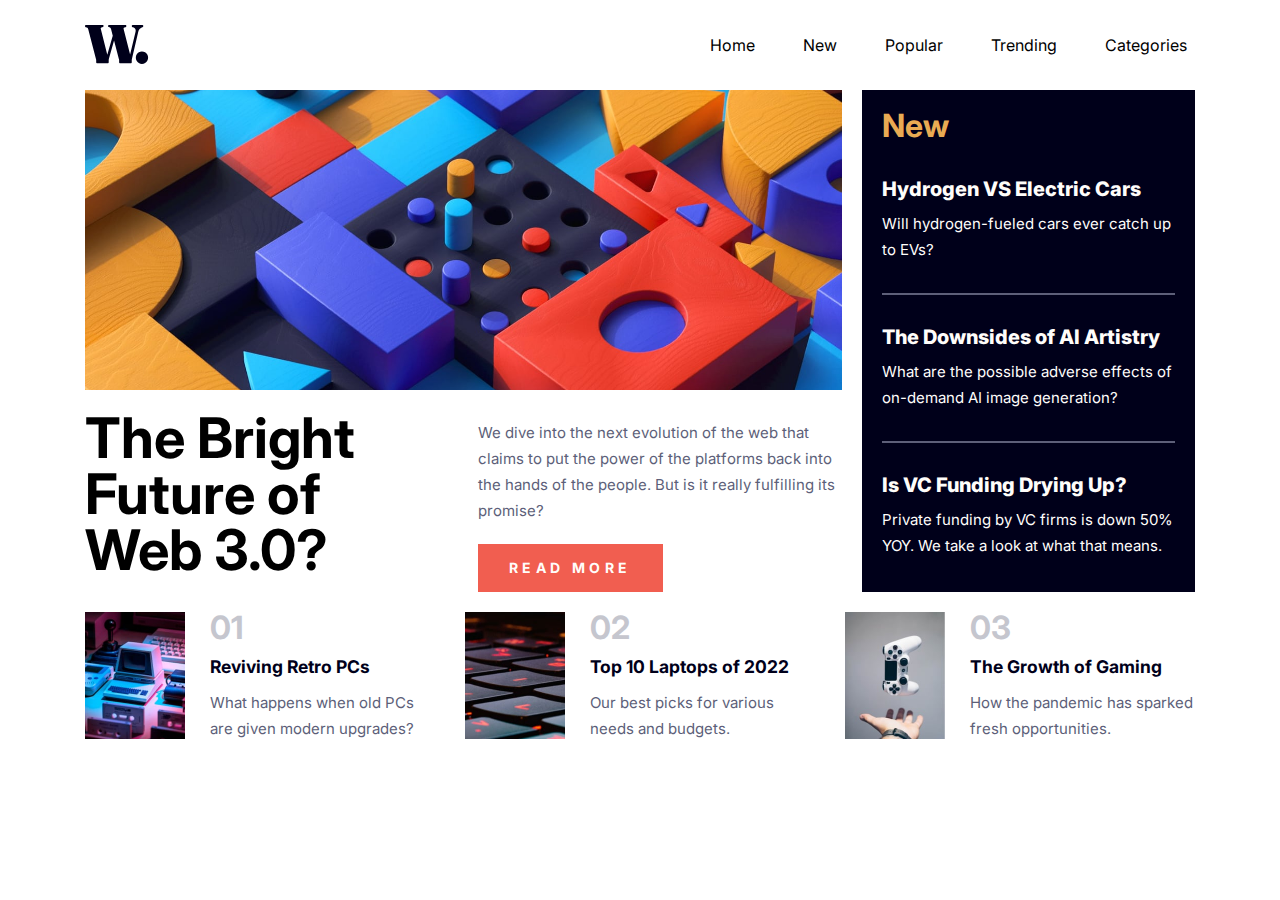
<file: index.html>
<!DOCTYPE html>
<html lang="en">
  <head>
    <meta charset="UTF-8" />
    <meta name="viewport" content="width=device-width, initial-scale=1.0" />
    <!-- displays site properly based on user's device -->
    <link rel="stylesheet" href="style.css" />
    <link
      rel="icon"
      type="image/png"
      sizes="32x32"
      href="./assets/images/favicon-32x32.png"
    />

    <title>Frontend Mentor | News homepage</title>
    <link rel="preconnect" href="https://fonts.googleapis.com" />
    <link rel="preconnect" href="https://fonts.gstatic.com" crossorigin />
    <link
      href="https://fonts.googleapis.com/css2?family=Inter:wght@100..900&display=swap"
      rel="stylesheet"
    />
  </head>
  <body>
    <header>
      <div class="containeur">
        <nav>
          <img id="logo" src="assets/images/logo.svg" alt="logo" />

          <input type="checkbox" id="hamburger" />
          <label for="hamburger">
            <img src="assets/images/icon-menu.svg" alt="icon-menu" />
          </label>
          <ul class="header__nav__navBar">
            <li><a href="#">Home</a></li>
            <li><a href="#">New</a></li>
            <li><a href="#">Popular</a></li>
            <li><a href="#">Trending</a></li>
            <li><a href="#">Categories</a></li>
          </ul>
        </nav>
      </div>
    </header>

    <main>
      <div class="containeur">
        <section class="section0">
          <section class="section1">
            <div class="section1__img">
              <img
                id="img1"
                src="assets/images/image-web-3-desktop.jpg"
                alt="image-web-3-desktop"
              />
            </div>

            <article class="section1__text">
              <h1>The Bright Future of Web 3.0?</h1>
              <div class="section1__text__content">
                <p>
                  We dive into the next evolution of the web that claims to put
                  the power of the platforms back into the hands of the people.
                  But is it really fulfilling its promise?
                </p>
                <div class="section1__text__btn"><a href="#">Read more</a></div>
              </div>
            </article>
          </section>
          <section class="section2">
            <h5>New</h5>
            <article>
              <h2>Hydrogen VS Electric Cars</h2>
              <p>Will hydrogen-fueled cars ever catch up to EVs?</p>
            </article>

            <hr />
            <article>
              <h2>The Downsides of AI Artistry</h2>
              <p>
                What are the possible adverse effects of on-demand AI image
                generation?
              </p>
            </article>

            <hr />
            <article>
              <h2>Is VC Funding Drying Up?</h2>
              <p>
                Private funding by VC firms is down 50% YOY. We take a look at
                what that means.
              </p>
            </article>
          </section>
        </section>

        <section class="section3">
          <article>
            <a href="#" class="section3__article">
              <img
                src="assets/images/image-retro-pcs.jpg"
                alt="image-retro-pcs"
              />
              <div class="section3__article__text">
                <div class="section3__article__text__number">01</div>
                <h3>Reviving Retro PCs</h3>
                <p>What happens when old PCs are given modern upgrades?</p>
              </div>
            </a>
          </article>

          <article>
            <a href="#" class="section3__article">
              <img
                src="assets/images/image-top-laptops.jpg"
                alt="image-top-laptops"
              />
              <div class="section3__article__text">
                <div class="section3__article__text__number">02</div>
                <h3>Top 10 Laptops of 2022</h3>
                <p>Our best picks for various needs and budgets.</p>
              </div>
            </a>
          </article>
          <article>
            <a href="#" class="section3__article">
              <img
                src="assets/images/image-gaming-growth.jpg"
                alt="image-gaming-growth"
              />
              <div class="section3__article__text">
                <div class="section3__article__text__number">03</div>
                <h3>The Growth of Gaming</h3>
                <p>How the pandemic has sparked fresh opportunities.</p>
              </div>
            </a>
          </article>
        </section>
      </div>
    </main>
  </body>
</html>
</file>
<file: style.css>
* {
  margin: 0;
  padding: 0;
  box-sizing: border-box;
}
.containeur {
  width: 90vw;
  margin: 0 auto;
}

body {
  font-family: "Inter", sans-serif;
}

nav {
  display: flex;
  align-items: center;
  justify-content: space-between;
  height: clamp(60px, 7vw, 154px);
}
nav a {
  text-decoration: none;
  color: black;
}
#logo {
  width: max(45px, 64px);
}
input[type="checkbox"] {
  appearance: none;
  --web-appearance: none;
}
label {
  display: none;
}
ul {
  display: flex;
  list-style: none;
  gap: 2em;
}
ul a {
  padding: 0.5em;
}
ul a:hover {
  background-color: hsl(233, 8%, 79%);
  border-radius: 0.5em;
}
@media screen and (max-width: 600px) {
  label {
    display: block;
  }
  ul {
    font-size: 1.2em;
    position: absolute;
    left: -100%;
    flex-direction: column;
    align-items: center;
    justify-content: center;
    gap: 2em;
    top: 80px;
    width: 100%;
    height: calc(100vh - 60px);
    background-color: hsla(233, 8%, 79%, 0.9);
    transition: 0.5s;
  }
  input[type="checkbox"]:checked ~ ul {
    left: 0;
  }
  ul a:hover {
    background-color: hsl(233, 8%, 79%);
  }
}

h1 {
  font-size: clamp(40px, 5vw, 56px);
  margin-right: 1em;
  line-height: clamp(40px, 5vw, 56px);
  width: clamp(300px, 50vw, 350px);
}
h2 {
  font-size: 20px;
  font-weight: 800;
  line-height: 24px;
  color: hsl(36, 100%, 99%);
  margin-bottom: 10px;
}
h5 {
  font-size: clamp(32px, 1.5vw, 40px);
  line-height: clamp(32px, 1.5vw, 40px);
  font-weight: 700;
  color: hsl(35, 77%, 62%);
  margin-bottom: 35px;
}
p {
  font-size: 15px;
  font-weight: 400;
  line-height: 26px;
}
hr {
  border: 1px solid hsl(236, 13%, 42%);
  max-width: 302px;
  margin: 30px 0;
}

main .containeur {
  display: flex;
  flex-direction: column;
  gap: 20px;
  max-width: 1110px;
}
header .containeur {
  max-width: 1110px;
}
section1 {
  display: flex;
  flex-direction: column;
  gap: 20px;
}
.section0 {
  display: flex;
  flex-direction: column;
  justify-content: space-between;
  gap: 20px;
}

#img1 {
  width: 100%;
  height: 100%;
  object-fit: cover;
}
.section1__img {
  width: 100%;
  height: 300px;
}
.section1__text {
  width: 100%;
}
.section1__text__content {
  width: 343px;
}
.section1__text p {
  color: hsl(236, 13%, 42%);
  margin: 10px 0;
}
.section1__text__btn {
  height: 48px;
  width: 185px;
  background-color: hsl(5, 85%, 63%);
  display: flex;
  justify-content: center;
  align-items: center;
}
.section1__text__btn:hover {
  background-color: hsl(5, 85%, 63%);

  box-shadow: 0 0 10px 0 hsl(5, 85%, 63%);
}
.section1__text__btn a {
  font-size: 14px;
  line-height: 24px;
  letter-spacing: 4.38px;
  color: hsl(36, 100%, 99%);
  font-weight: 700;
  text-decoration: none;
  text-transform: uppercase;
}

.section2 {
  background-color: hsl(240, 100%, 5%);
  width: clamp(343px, 55vw, 350px);
  padding: 20px;
}
.section2 p {
  color: hsl(36, 100%, 99%);
}

.section3 {
  display: flex;
  flex-direction: column;
  gap: 25px;
}
.section3 img {
  width: 100px;
  object-fit: cover;
}

.section3__article {
  display: flex;
  gap: 25px;
  justify-content: flex-start;
  align-items: flex-start;
  font-size: 15px;
  font-weight: 400;
  line-height: 26px;
  color: hsl(240, 100%, 5%);
  text-decoration: none;
}
.section3__article:hover {
  background-color: hsl(35, 77%, 62%);

  border-radius: 20px;
  overflow: hidden;
  box-shadow: 0 0 10px 0 hsl(35, 77%, 62%);
}

.section3__article__text {
  display: flex;
  flex-direction: column;
  gap: 10px;
}
.section3__article__text p {
  color: hsl(236, 13%, 42%);
}
.section3__article__text__number {
  font-size: 32px;
  font-weight: 700;
  line-height: 32px;
  color: hsl(233, 8%, 79%);
}

@media screen and (min-width: 600px) {
  body {
    margin: 0 auto;
  }

  main {
    display: flex;
    flex-direction: row;
    justify-content: space-between;
    gap: 20px;
    flex-wrap: wrap;
  }
  .section0 {
    display: flex;
    flex-direction: row;
    justify-content: space-between;
    gap: 20px;
  }
  .section1 {
    min-width: 60%;
  }
  .section2 {
    min-width: 30%;
  }
  .section1__text {
    margin-top: 20px;
    display: flex;
    flex-direction: row;
    justify-content: space-between;
  }
  .section1__text__content {
    display: flex;
    flex-direction: column;
    justify-content: space-between;
    gap: 10px;
    width: 50%;
  }

  .section3 {
    width: 100%;
    display: flex;
    flex-direction: row;
    justify-content: space-between;
    gap: 10px;
    flex-wrap: wrap;
  }
  .section3__article {
    width: clamp(250px, 30vw, 350px);
  }
}

@media screen and (min-width: 1440px) {
  .section1 {
    min-width: 60%;
  }
}
</file>
